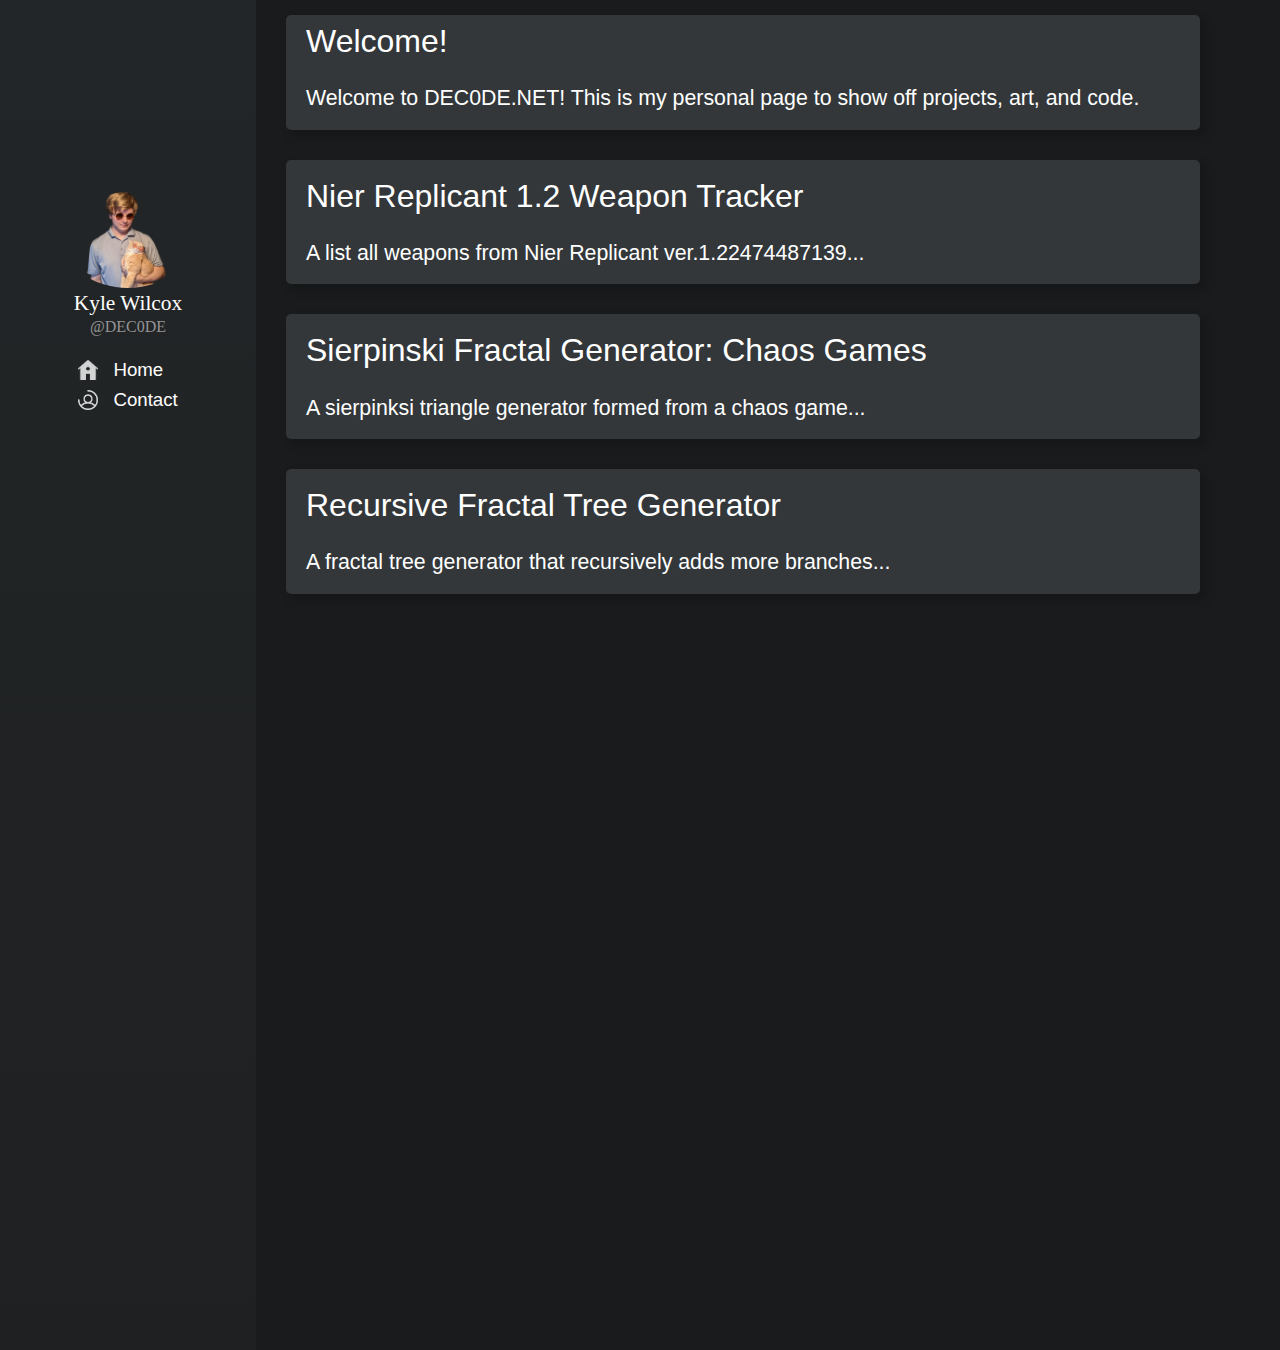
<file: index.html>
<!DOCTYPE html>

<html>
    <head>
        <title>Dec0de.net</title>
        <link rel="stylesheet" href="style.css">
    </head>
    <body>
        <div class="site_content">
            <div class="sidebar">
                <img id="profile_pic" src="img/profile_pic.png">
                <p id="sidebar_info" content="width=device-width, user-scalable=no">
                    Kyle Wilcox
                </p>
                <p id="sidebar_contact_info">@DEC0DE</p>
                <div class="site_buttons">
                    <img src="img/home-icon.png" class="home_button" width="20px" height="20px">
                    <a href="index.html">Home</a><br>
                    <img src="img/contact-img.png" class="home_button" width="20px" height="20px">
                    <a href="contact.html">Contact</a>
                </div>
            </div>
            <div class="content">
                <div class="site_article">
                    <h1 style="font-size: 32px">Welcome!</h1>
                    <br>
                    <p>
                        Welcome to DEC0DE.NET! This is my personal
                        page to show off projects, art, and code.
                    </p>
                </div>
                <a href="nier-weapon-tracker.html">
                <div class="site_article">
                    <h1 style="font-size: 32px; padding-top: 10px">
                        Nier Replicant 1.2 Weapon Tracker
                    </h1>
                    <br>
                    <p>A list all weapons from Nier Replicant ver.1.22474487139...</p>
                </div>
                </a>
                <a href="fractal_gen.html">
                    <div class="site_article">
                        <h1 style="font-size: 32px; padding-top: 10px">
                            Sierpinski Fractal Generator: Chaos Games
                        </h1>
                        <br>
                        <p>A sierpinksi triangle generator formed from a chaos game...</p>
                    </div>
                </a>
                <a href="tree_gen.html">
                    <div class="site_article">
                        <h1 style="font-size: 32px; padding-top: 10px">
                            Recursive Fractal Tree Generator
                        </h1>
                        <br>
                        <p>A fractal tree generator that recursively adds more branches...</p>
                    </div>
                </a>
            </div>
        </div>
    </body>
</html>
</file>
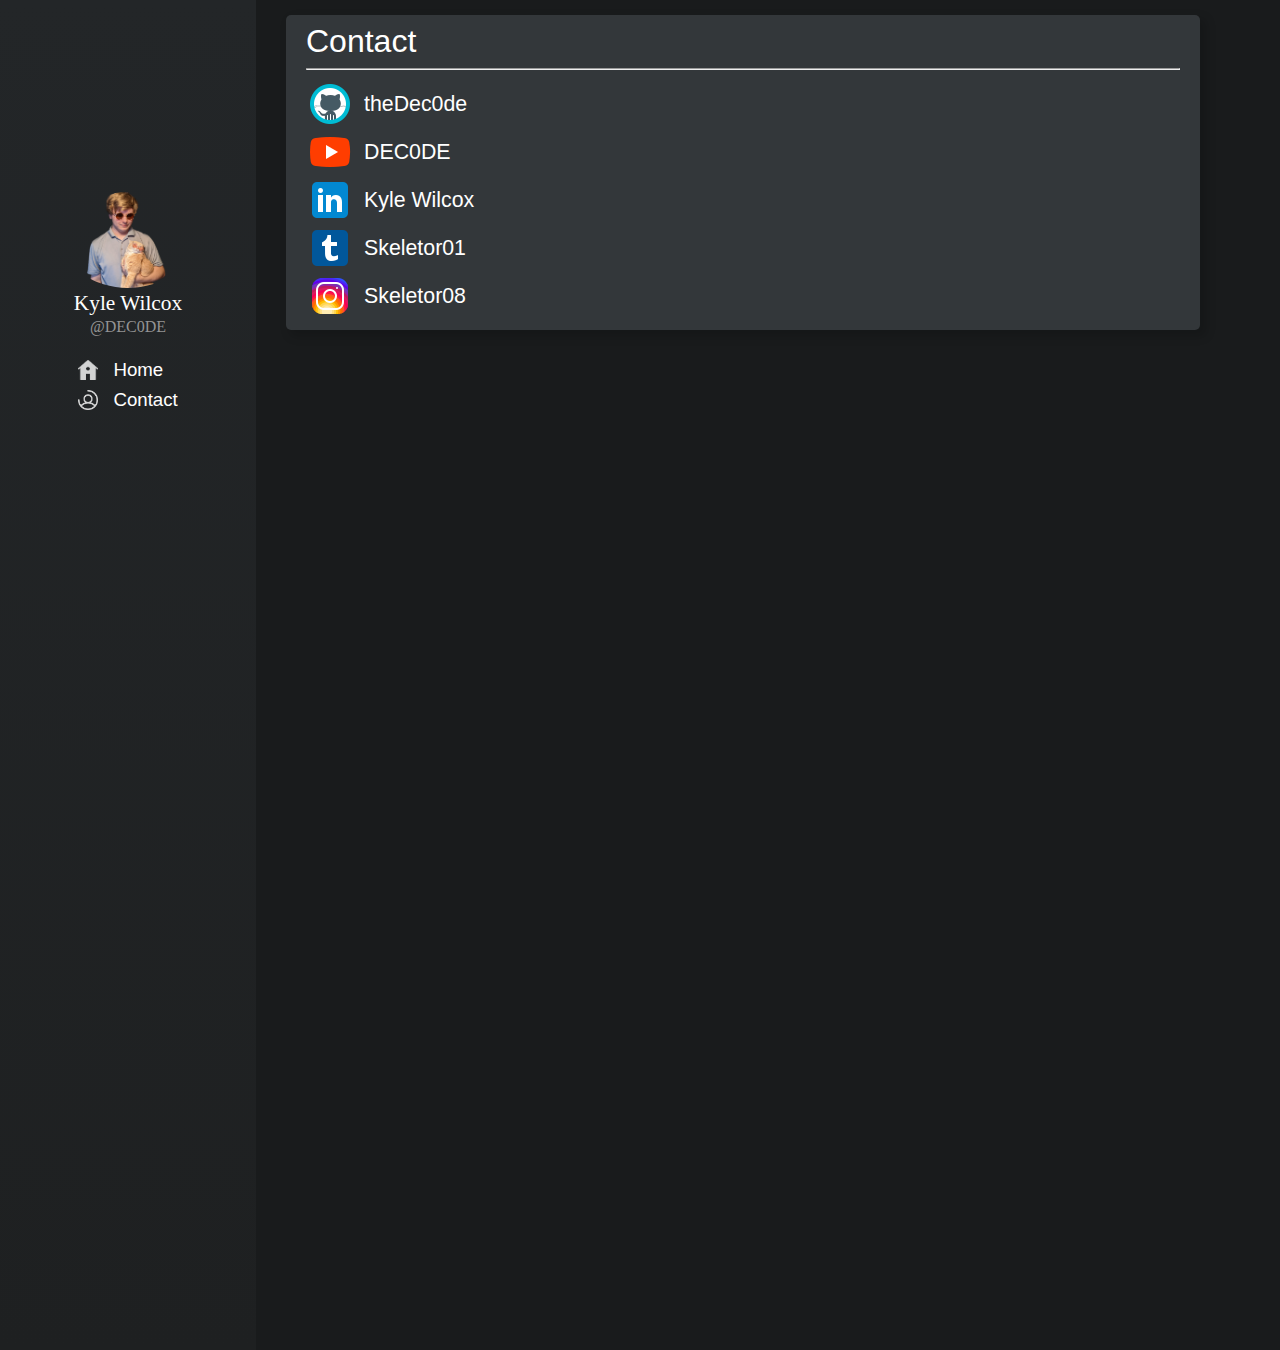
<file: contact.html>
<!DOCTYPE html>

<html>
<head>
    <title>Dec0de.net</title>
    <link rel="stylesheet" href="style.css">
    <style>
        .social-link {
            display: flex;
            align-items: center;
            text-decoration: none;
            color: #000;
        }
        p {
            color: white;
        }
        .social-text {
            margin-left: 10px;
        }
    </style>
</head>
<body>
<div class="site_content">
    <div class="sidebar">
        <img id="profile_pic" src="img/profile_pic.png">
        <p id="sidebar_info" content="width=device-width, user-scalable=no">
            Kyle Wilcox
        </p>
        <p id="sidebar_contact_info">@DEC0DE</p>
        <div class="site_buttons">
            <img src="img/home-icon.png" class="home_button" width="20px" height="20px">
            <a href="index.html">Home</a><br>
            <img src="img/contact-img.png" class="home_button" width="20px" height="20px">
            <a href="contact.html">Contact</a>
        </div>
    </div>
    <div class="content">
        <div class="site_article">
            <h1 style="font-size: 32px">Contact</h1><hr>
            <!--<a class="social-link">
                <img src="img/twitter.png" width="48px" height="48px">
                <p class="social-text">@dec0de</p>
            </a>!-->
            <a class="social-link" href="https://github.com/theDec0de">
                <img src="img/github.png" width="48px" height="48px">
                <p class="social-text">theDec0de</p>
            </a>
            <a class="social-link" href="https://www.youtube.com/channel/UCh6Pe7hk8HGCFkv2LnZl0Fw">
                <img src="img/youtube.png" width="48px" height="48px">
                <p class="social-text">DEC0DE</p>
            </a>
            <a class="social-link" href="https://www.linkedin.com/in/kylejwilcox/">
                <img src="img/linkedin.png" width="48px" height="48px">
                <p class="social-text">Kyle Wilcox</p>
            </a>
            <!--https://www.tumblr.com/blog/skeletor01-->
            <a class="social-link" href="https://www.tumblr.com/blog/skeletor01">
                <img src="img/tumblr.png" width="48px" height="48px">
                <p class="social-text">Skeletor01</p>
            </a>
            <a class="social-link" href="https://www.instagram.com/skeletor08/">
                <img src="img/instagram.png" width="48px" height="48px">
                <p class="social-text">Skeletor08</p>
            </a>
        </div>
    </div>
</div>
</body>
</html>
</file>
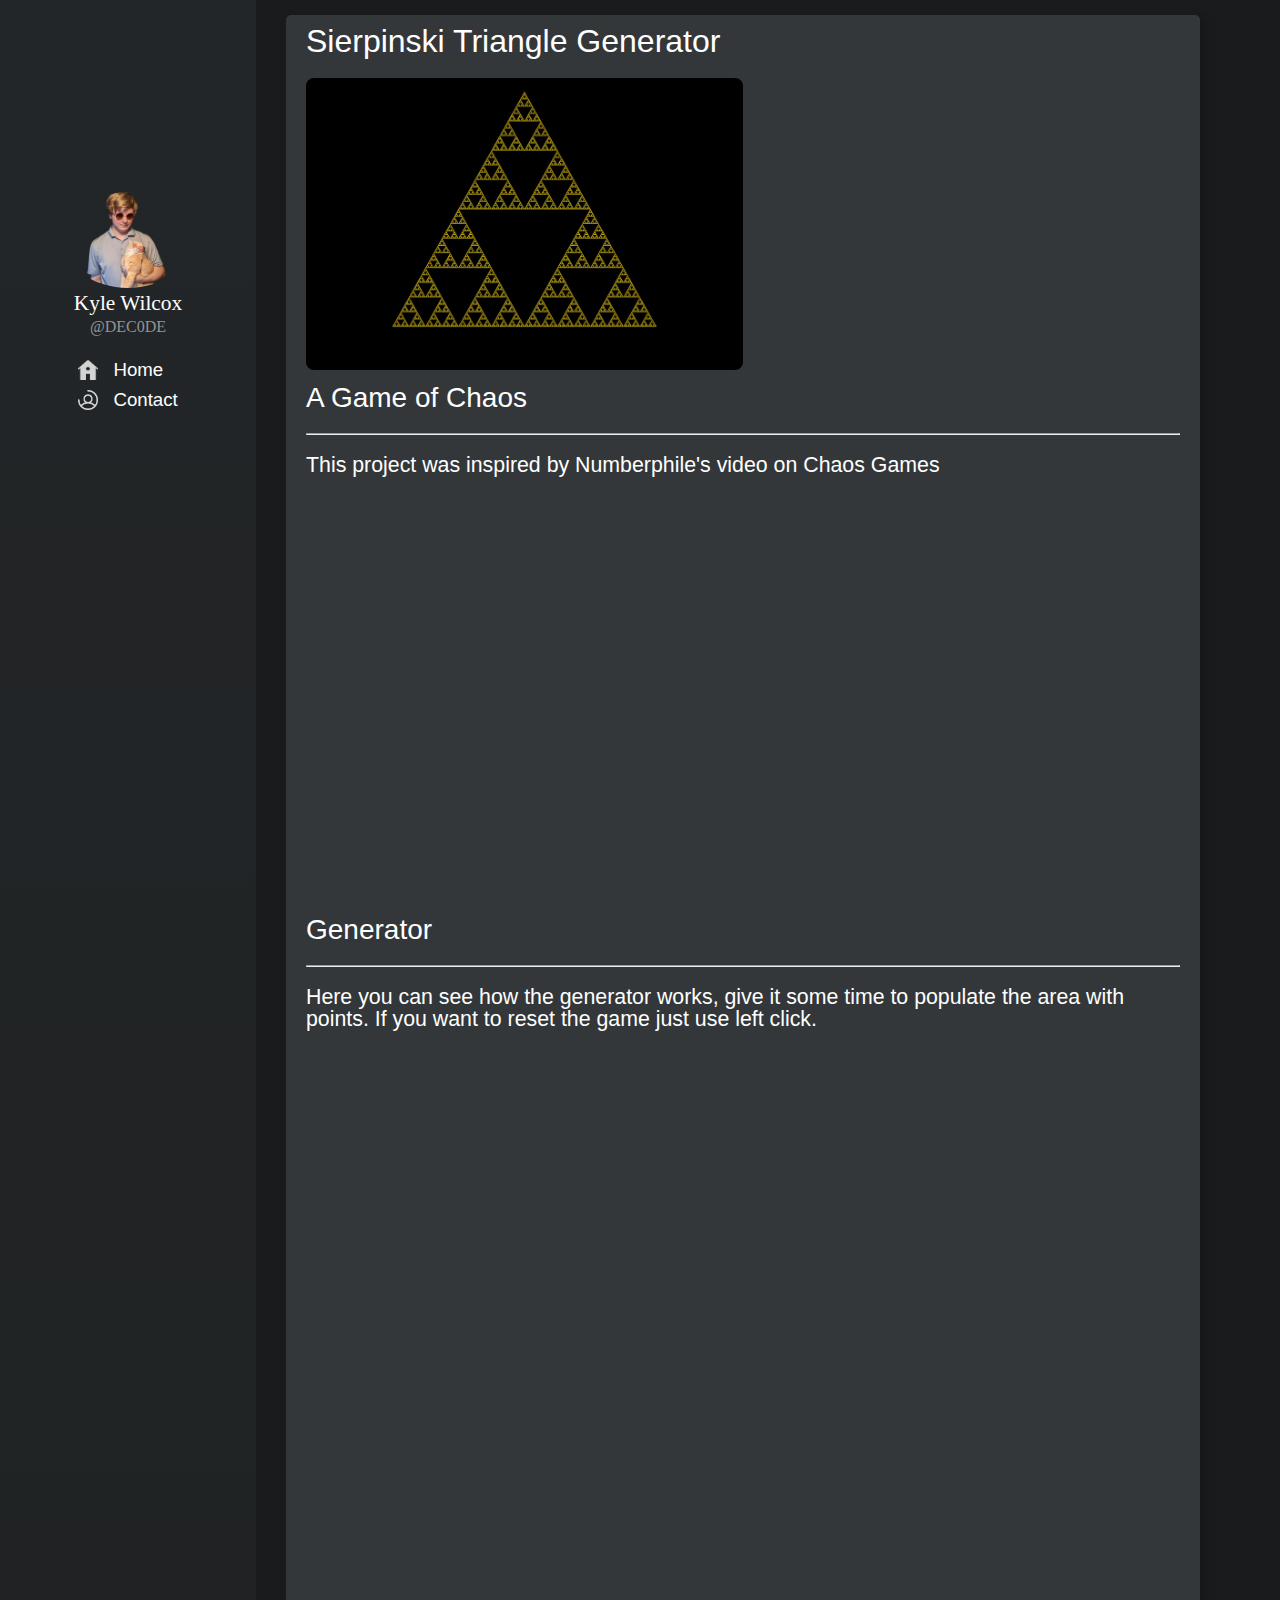
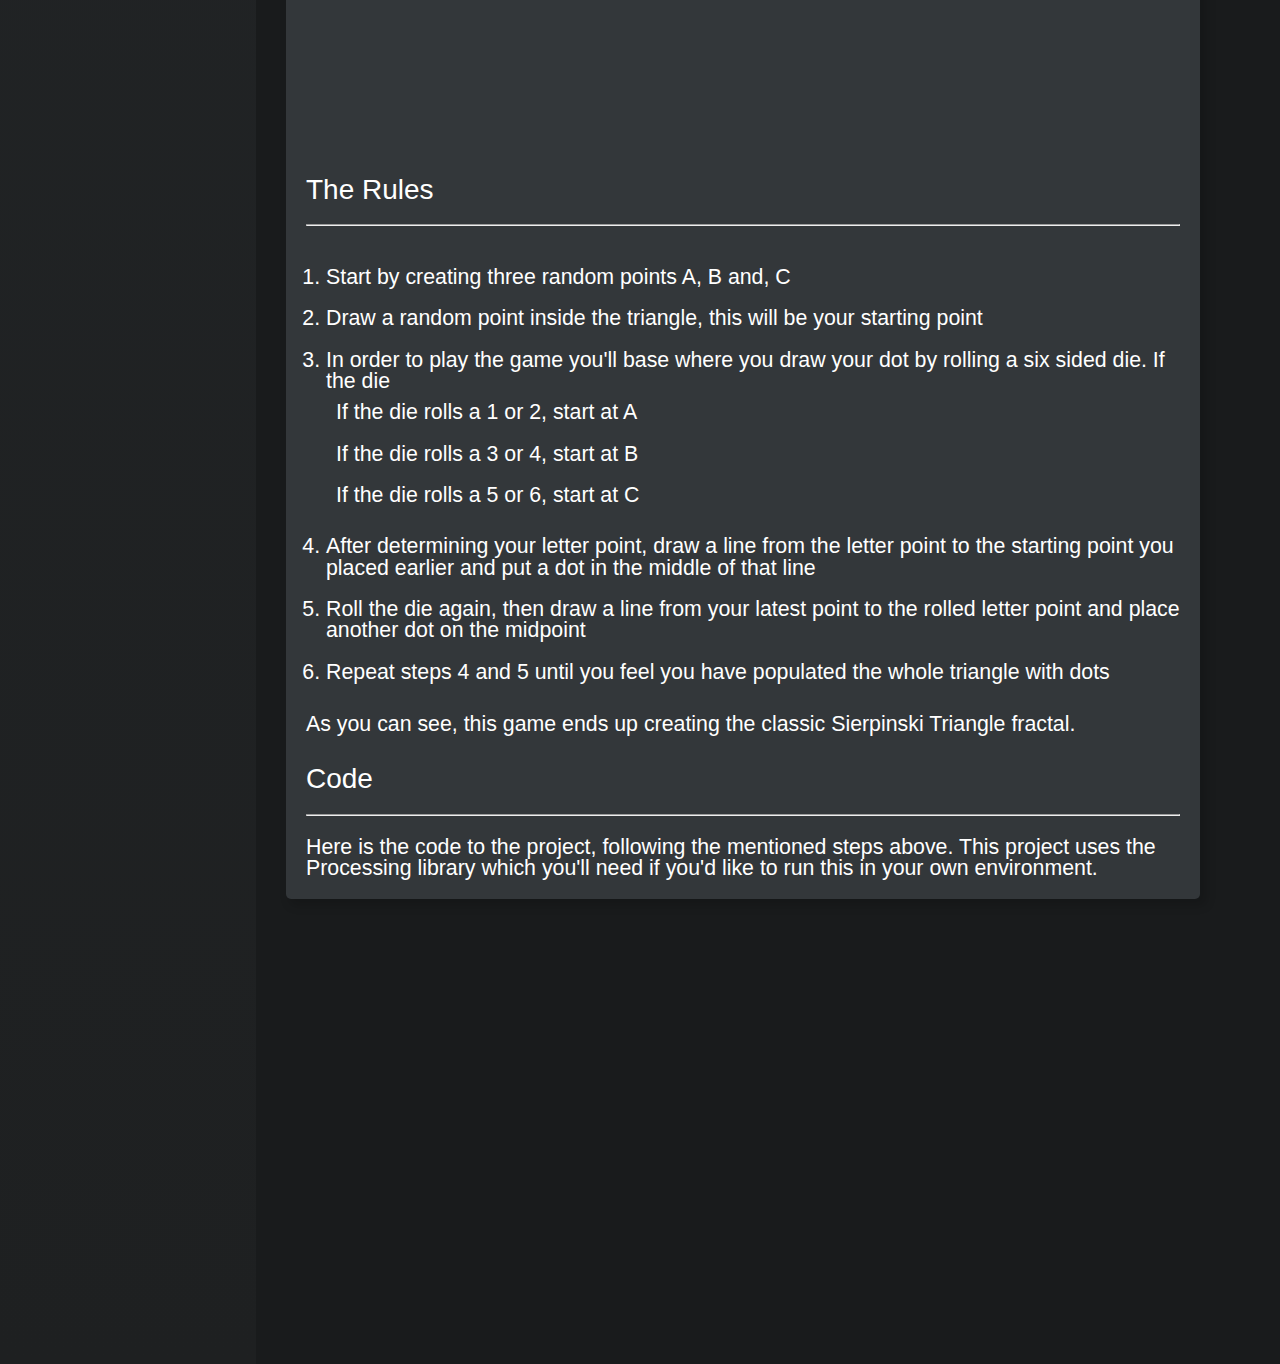
<file: fractal_gen.html>
<!DOCTYPE html>

<html>
    <head>
        <title>Dec0de.net</title>
        <link rel="stylesheet" href="style.css">
    </head>
    <body>
        <div class="site_content">
            <div class="sidebar">
                <img id="profile_pic" src="img/profile_pic.png">
                <p id="sidebar_info" content="width=device-width, user-scalable=no">
                    Kyle Wilcox
                </p>
                <p id="sidebar_contact_info">@DEC0DE</p>
                <div class="site_buttons">
                    <img src="img/home-icon.png" class="home_button" width="20px" height="20px">
                    <a href="index.html">Home</a><br>
                    <img src="img/contact-img.png" class="home_button" width="20px" height="20px">
                    <a href="contact.html">Contact</a>
                </div>
            </div>
            <div class="content">
                <div class="site_article">
                    <h1 style="font-size: 32px">Sierpinski Triangle Generator</h1>
                    <br>
                    <img src="img/sier_tri_pic.jpg" style="border-radius: 8px; width: 50%; overflow: hidden">
                    <header><h2 style="font-size: 28px">A Game of Chaos</h2></header><hr>

                    <p>This project was inspired by Numberphile's video on Chaos Games</p>
                    <iframe width="660" height="415" src="https://www.youtube.com/embed/kbKtFN71Lfs" title="YouTube video player" frameborder="0" allow="accelerometer; autoplay; clipboard-write; encrypted-media; gyroscope; picture-in-picture; web-share" allowfullscreen></iframe>

                    <header><h2 style="font-size: 28px">Generator</h2></header><hr>
                    <p>Here you can see how the generator works, give it some time to populate
                    the area with points. If you want to reset the game just use left click.</p>
                    <br><iframe src="https://openprocessing.org/sketch/1215542/embed/" width="80%" height="700"></iframe>

                    <header><h2 style="font-size: 28px">The Rules</h2></header><hr>
                    <p>
                        <ol>
                            <li>Start by creating three random points A, B and, C</li>
                            <li>Draw a random point inside the triangle, this will be your starting point</li>
                            <li>In order to play the game you'll base where you draw your dot by rolling a
                            six sided die. If the die
                                <ul>
                                    <li>If the die rolls a 1 or 2, start at A</li>
                                    <li>If the die rolls a 3 or 4, start at B</li>
                                    <li>If the die rolls a 5 or 6, start at C</li>
                                </ul>
                            </li>
                            <li>After determining your letter point, draw a line from the letter point to the starting point you placed earlier and put a dot in the middle of that line</li>
                            <li>Roll the die again, then draw a line from your latest point to the rolled letter point and place another dot on the midpoint</li>
                            <li>Repeat steps 4 and 5 until you feel you have populated the whole triangle with dots</li>
                        </ol>
                    <br>
                    As you can see, this game ends up creating the classic Sierpinski Triangle fractal.
                    </p>

                    <header><h2 style="font-size: 28px">Code</h2></header><hr>
                    <p>Here is the code to the project, following the mentioned steps above. This project uses the Processing library
                    which you'll need if you'd like to run this in your own environment.</p>
                    <script src="https://gist.github.com/theDec0de/243edae9e2d68af3f3147160d88ebbaf.js"></script>
                </div>
            </div>
        </div>
    </body>
</html>
</file>
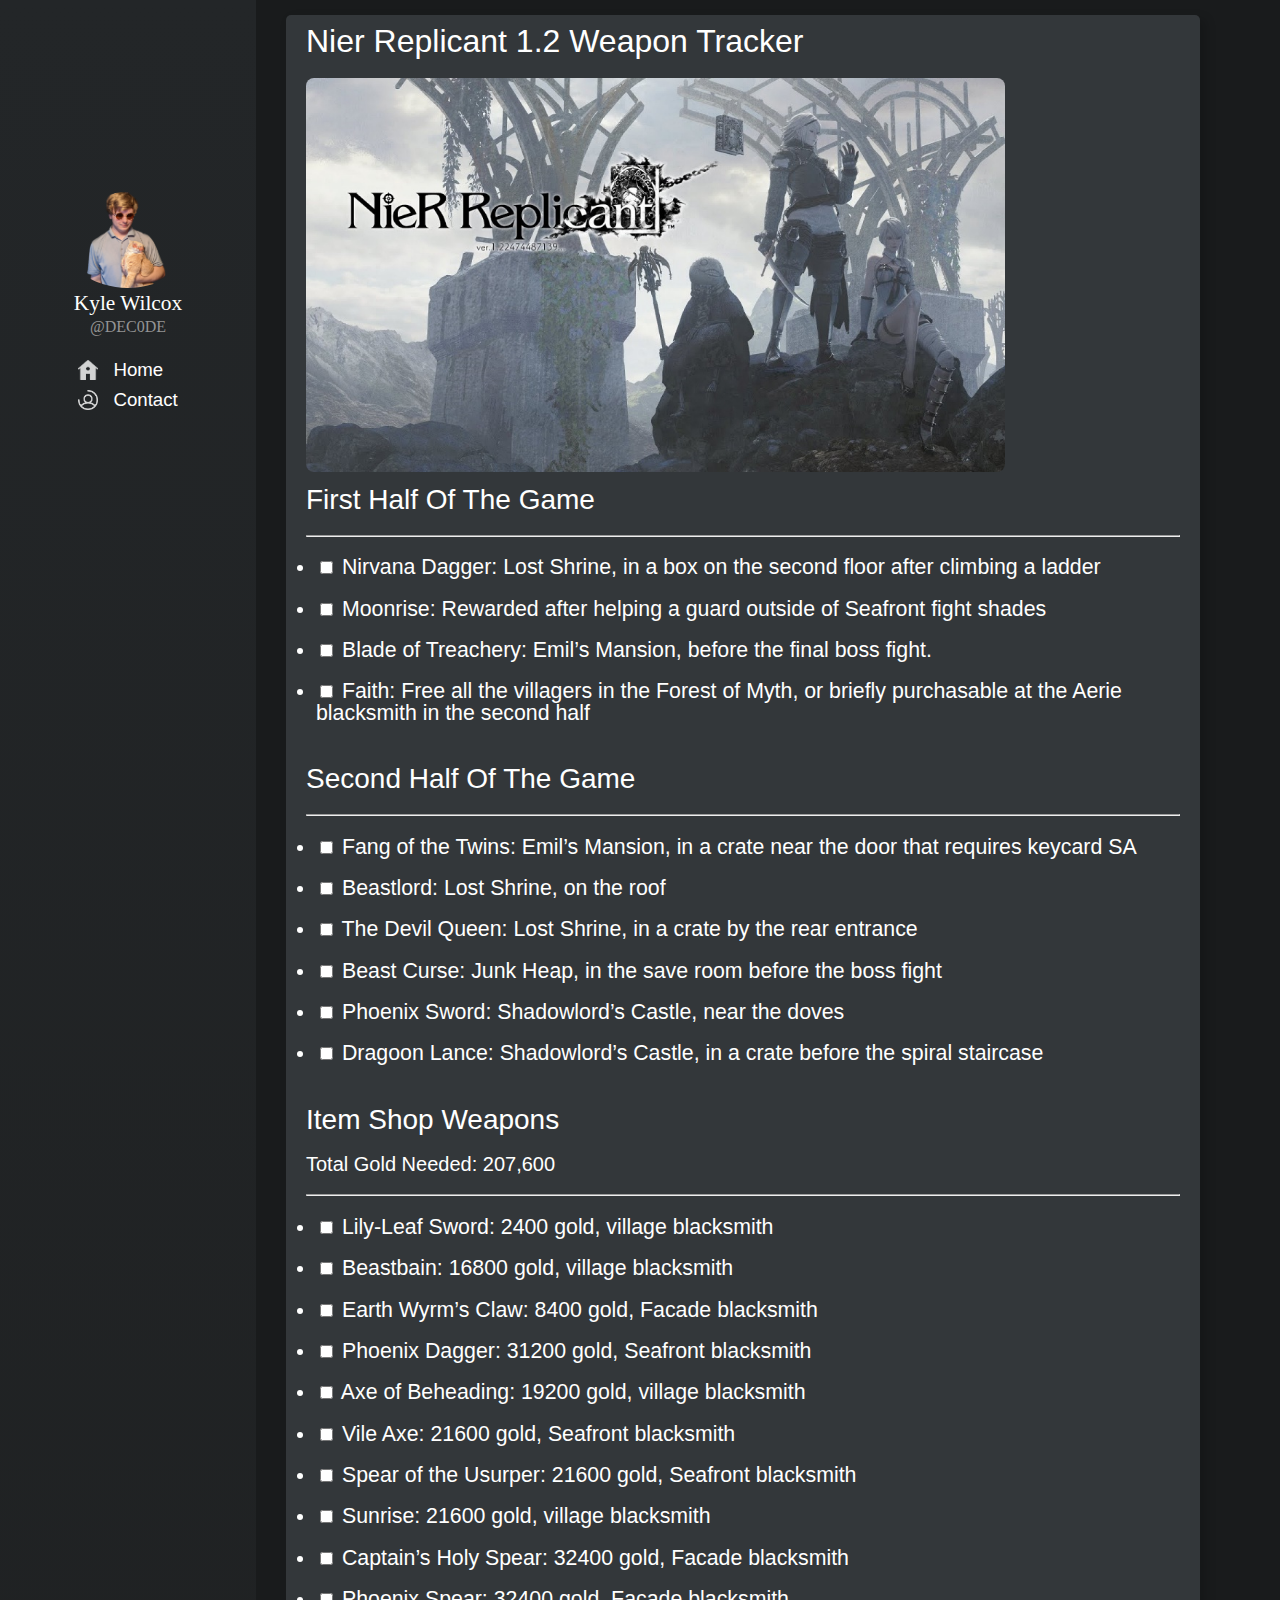
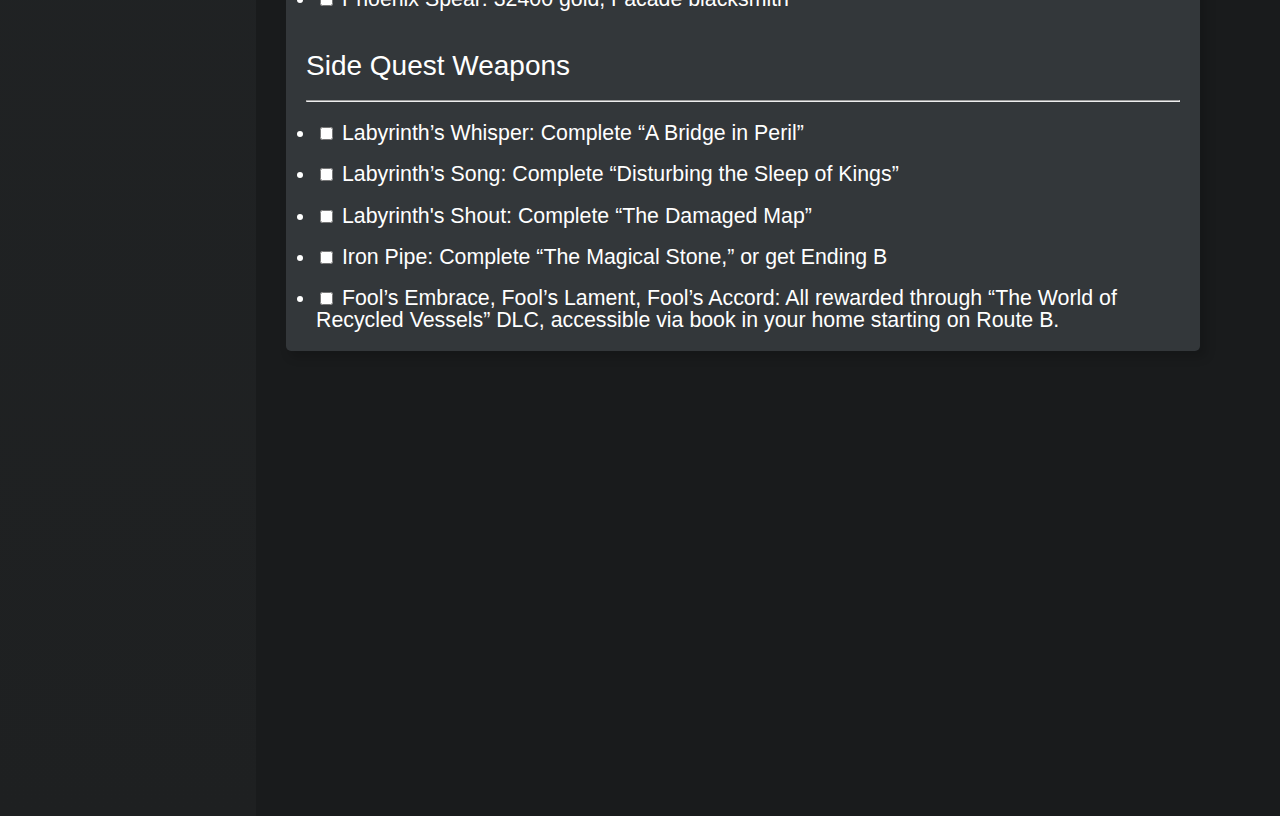
<file: nier-weapon-tracker.html>
<!DOCTYPE html>

<html>
    <head>
        <title>Dec0de.net</title>
        <link rel="stylesheet" href="style.css">
    </head>
    <body>
        <div class="site_content">
            <div class="sidebar">
                <img id="profile_pic" src="img/profile_pic.png">
                <p id="sidebar_info" content="width=device-width, user-scalable=no">
                    Kyle Wilcox
                </p>
                <p id="sidebar_contact_info">@DEC0DE</p>
                <div class="site_buttons">
                    <img src="img/home-icon.png" class="home_button" width="20px" height="20px">
                    <a href="index.html">Home</a><br>
                    <img src="img/contact-img.png" class="home_button" width="20px" height="20px">
                    <a href="contact.html">Contact</a>
                </div>
            </div>
            <div class="content">
                <div class="site_article">
                    <h1 style="font-size: 32px">Nier Replicant 1.2 Weapon Tracker</h1>
                    <br>
                    <img src="img/nier.jpg" style="border-radius: 8px; width: 80%; overflow: hidden">
                    <header><h2 style="font-size: 28px">First Half Of The Game</h2></header><hr>
                    <li>
                        <input class="checks" type="checkbox" name="checkbox">
                        <label for="checkbox">Nirvana Dagger: Lost Shrine, in a box on the second floor after climbing a ladder</label>
                    </li>

                    <li>
                        <input class="checks" type="checkbox" name="checkbox">
                        <label for="checkbox">Moonrise: Rewarded after helping a guard outside of Seafront fight shades </label>
                    </li>

                    <li>
                        <input class="checks" type="checkbox" name="checkbox">
                        <label for="checkbox">Blade of Treachery: Emil’s Mansion, before the final boss fight. </label>
                    </li>

                    <li>
                        <input class="checks" type="checkbox" name="checkbox">
                        <label for="checkbox">Faith: Free all the villagers in the Forest of Myth, or briefly purchasable at the Aerie blacksmith in the second half </label>
                    </li>

                    <br><header><h2 style="font-size: 28px">Second Half Of The Game</h2></header><hr>

                    <li>
                        <input class="checks" type="checkbox" name="checkbox">
                        <label for="checkbox">Fang of the Twins: Emil’s Mansion, in a crate near the door that requires keycard SA </label>
                    </li>

                    <li>
                        <input class="checks" type="checkbox" name="checkbox">
                        <label for="checkbox2">Beastlord: Lost Shrine, on the roof </label>
                    </li>

                    <li>
                        <input class="checks" type="checkbox" name="checkbox">
                        <label for="checkbox3">The Devil Queen: Lost Shrine, in a crate by the rear entrance </label>
                    </li>

                    <li>
                        <input class="checks" type="checkbox" name="checkbox">
                        <label for="checkbox4">Beast Curse: Junk Heap, in the save room before the boss fight </label>
                    </li>

                    <li>
                        <input class="checks" type="checkbox" name="checkbox">
                        <label for="checkbox5">Phoenix Sword: Shadowlord’s Castle, near the doves </label>
                    </li>

                    <li>
                        <input class="checks" type="checkbox" name="checkbox">
                        <label for="checkbox6">Dragoon Lance: Shadowlord’s Castle, in a crate before the spiral staircase </label>
                    </li>

                    <br><header><h2 style="font-size: 28px">Item Shop Weapons</h2></header>
                    <header><h2 style="font-size: 20px">Total Gold Needed: 207,600</h2></header><hr>

                    <li>
                        <input class="checks" type="checkbox" name="checkbox">
                        <label for="checkbox7">Lily-Leaf Sword: 2400 gold, village blacksmith </label>
                    </li>

                    <li>
                        <input class="checks" type="checkbox" name="checkbox">
                        <label for="checkbox8">Beastbain: 16800 gold, village blacksmith </label>
                    </li>

                    <li>
                        <input class="checks" type="checkbox" name="checkbox">
                        <label for="checkbox9">Earth Wyrm’s Claw: 8400 gold, Facade blacksmith </label>
                    </li>

                    <li>
                        <input class="checks" type="checkbox" name="checkbox">
                        <label for="checkbox10">Phoenix Dagger: 31200 gold, Seafront blacksmith </label>
                    </li>

                    <li>
                        <input class="checks" type="checkbox" name="checkbox">
                        <label for="checkbox11">Axe of Beheading: 19200 gold, village blacksmith </label>
                    </li>

                    <li>
                        <input class="checks" type="checkbox" name="checkbox">
                        <label for="checkbox12">Vile Axe: 21600 gold, Seafront blacksmith </label>
                    </li>

                    <li>
                        <input class="checks" type="checkbox" name="checkbox">
                        <label for="checkbox13">Spear of the Usurper: 21600 gold, Seafront blacksmith </label>
                    </li>

                    <li>
                        <input class="checks" type="checkbox" name="checkbox">
                        <label for="checkbox14">Sunrise: 21600 gold, village blacksmith </label>
                    </li>

                    <li>
                        <input class="checks" type="checkbox" name="checkbox">
                        <label for="checkbox15">Captain’s Holy Spear: 32400 gold, Facade blacksmith </label>
                    </li>

                    <li>
                        <input class="checks" type="checkbox" name="checkbox">
                        <label for="checkbox16">Phoenix Spear: 32400 gold, Facade blacksmith </label>
                    </li>

                    <br><header><h2 style="font-size: 28px">Side Quest Weapons</h2></header>
                    <hr>

                    <li>
                        <input class="checks" type="checkbox" name="checkbox">
                        <label for="checkbox17">Labyrinth’s Whisper: Complete “A Bridge in Peril” </label>
                    </li>

                    <li>
                        <input class="checks" type="checkbox" name="checkbox">
                        <label for="checkbox18">Labyrinth’s Song: Complete “Disturbing the Sleep of Kings” </label>
                    </li>

                    <li>
                        <input class="checks" type="checkbox" name="checkbox">
                        <label for="checkbox19">Labyrinth's Shout: Complete “The Damaged Map” </label>
                    </li>

                    <li>
                        <input class="checks" type="checkbox" name="checkbox">
                        <label for="checkbox20">Iron Pipe: Complete “The Magical Stone,” or get Ending B </label>
                    </li>

                    <li>
                        <input class="checks" type="checkbox" name="checkbox">
                        <label for="checkbox21">Fool’s Embrace, Fool’s Lament, Fool’s Accord: All rewarded through “The World of Recycled Vessels” DLC, accessible via book in your home starting on Route B. </label>
                    </li>
                </div>
            </div>
        </div>
    </body>
</html>
</file>
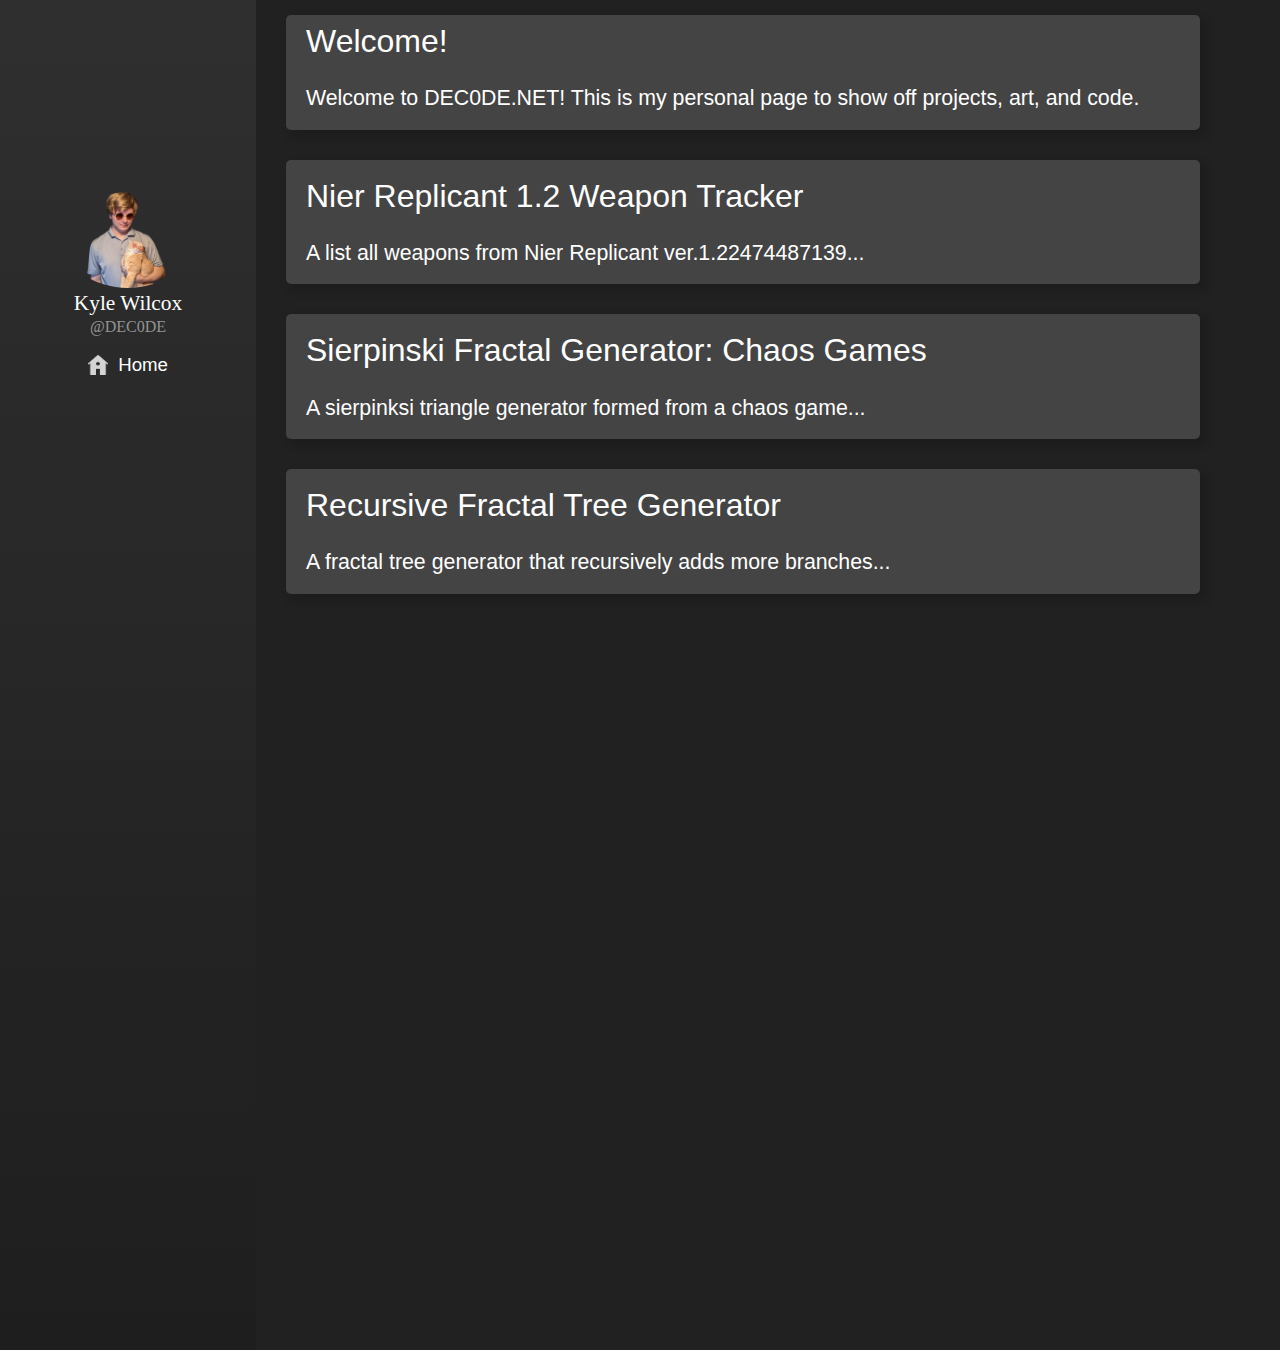
<file: testing.html>
<!DOCTYPE html>

<html>
<head name="viewport" content="width=device-width, initial-scale=1">
    <title>Dec0de.net</title>
    <link rel="stylesheet" href="testing.css">
</head>
<body>
<div class="site_content">
    <div class="sidebar">
        <img id="profile_pic" src="img/profile_pic.png">
        <p id="sidebar_info" content="width=device-width, user-scalable=no">
            Kyle Wilcox
        </p>
        <p id="sidebar_contact_info">@DEC0DE</p>
        <div class="site_buttons">
            <img src="img/home-icon.png" class="home_button" width="20px" height="20px">
            <a href="index.html">Home</a>
        </div>
    </div>
    <div class="content">
        <div class="site_article">
            <h1 style="font-size: 32px">Welcome!</h1>
            <br>
            <p>
                Welcome to DEC0DE.NET! This is my personal
                page to show off projects, art, and code.
            </p>
        </div>
        <a href="nier-weapon-tracker.html">
            <div class="site_article">
                <h1 style="font-size: 32px; padding-top: 10px">
                    Nier Replicant 1.2 Weapon Tracker
                </h1>
                <br>
                <p>A list all weapons from Nier Replicant ver.1.22474487139...</p>
            </div>
        </a>
        <a href="fractal_gen.html">
            <div class="site_article">
                <h1 style="font-size: 32px; padding-top: 10px">
                    Sierpinski Fractal Generator: Chaos Games
                </h1>
                <br>
                <p>A sierpinksi triangle generator formed from a chaos game...</p>
            </div>
        </a>
        <a href="tree_gen.html">
            <div class="site_article">
                <h1 style="font-size: 32px; padding-top: 10px">
                    Recursive Fractal Tree Generator
                </h1>
                <br>
                <p>A fractal tree generator that recursively adds more branches...</p>
            </div>
        </a>
    </div>
</div>
</body>
</html>
</file>
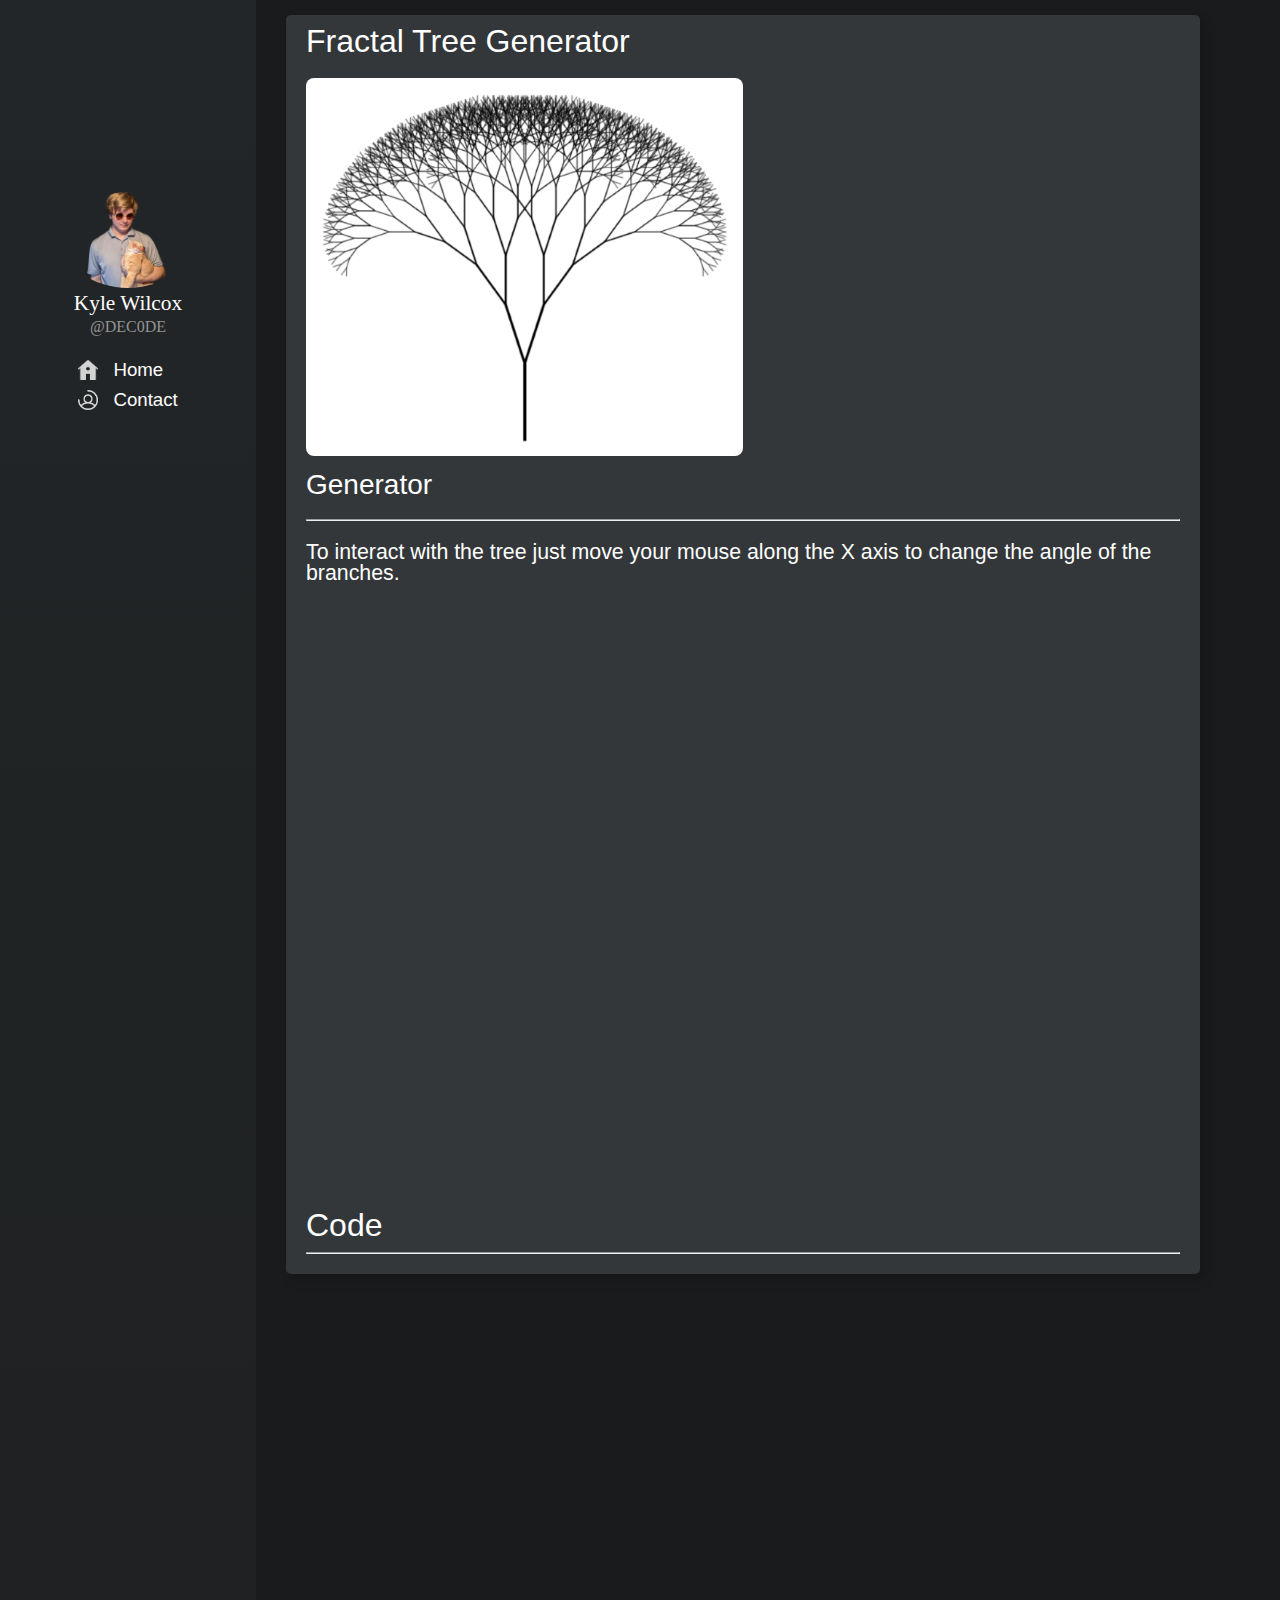
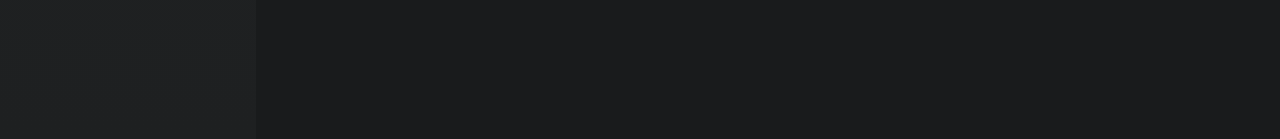
<file: tree_gen.html>
<!DOCTYPE html>

<html>
    <head>
        <title>Dec0de.net</title>
        <link rel="stylesheet" href="style.css">
    </head>
    <body>
        <div class="site_content">
            <div class="sidebar">
                <img id="profile_pic" src="img/profile_pic.png">
                <p id="sidebar_info" content="width=device-width, user-scalable=no">
                    Kyle Wilcox
                </p>
                <p id="sidebar_contact_info">@DEC0DE</p>
                <div class="site_buttons">
                    <img src="img/home-icon.png" class="home_button" width="20px" height="20px">
                    <a href="index.html">Home</a><br>
                    <img src="img/contact-img.png" class="home_button" width="20px" height="20px">
                    <a href="contact.html">Contact</a>
                </div>
            </div>
            <div class="content">
                <div class="site_article">
                    <h1 style="font-size: 32px">Fractal Tree Generator</h1>
                    <br>
                    <img src="img/tree.png" style="border-radius: 8px; width: 50%; overflow: hidden">
                    <header><h2 style="font-size: 28px">Generator</h2></header><hr>
                    <p>To interact with the tree just move your mouse along the X axis to change the angle of
                    the branches.</p>
                    <iframe style="padding-bottom: 10px;" src="https://openprocessing.org/sketch/1216037/embed/" width="1000" height="600"></iframe>

                    <h1 style="font-size: 32px">Code</h1>
                    <hr>
                    <script src="https://gist.github.com/theDec0de/6674773a95fc8c153f105c653a719d64.js"></script>
                </div>
            </div>
        </div>
    </body>
</html>
</file>
<file: style.css>
html, body, div, span, applet, object, iframe,
h1, h2, h3, h4, h5, h6, p, blockquote, pre,
a, abbr, acronym, address, big, cite, code,
del, dfn, em, img, ins, kbd, q, s, samp,
small, strike, strong, sub, sup, tt, var,
b, u, i, center,
dl, dt, dd, ol, ul, li,
fieldset, form, label, legend,
table, caption, tbody, tfoot, thead, tr, th, td,
article, aside, canvas, details, embed,
figure, figcaption, footer, header, hgroup,
menu, nav, output, ruby, section, summary,
time, mark, audio, video {
    margin: 0;
    padding: 0;
    border: 0;
    font-size: 100%;
    font: inherit;
    vertical-align: baseline;
}
/* HTML5 display-role reset for older browsers */
article, aside, details, figcaption, figure,
footer, header, hgroup, menu, nav, section {
    display: block;
}
body {
    line-height: 1;
}
ol, ul {
    list-style: none;
}
blockquote, q {
    quotes: none;
}
blockquote:before, blockquote:after,
q:before, q:after {
    content: '';
    content: none;
}
table {
    border-collapse: collapse;
    border-spacing: 0;
}



/*
    Actual CSS starts here
*/

html,
body {
    height: 100%;
    margin: 0;
    padding: 0;
}

.site_content {
    display: flex;
    min-height: 100vh;
}

body {
    color: white;
    background-color: white;
}
.site_content {
    display: flex;
    justify-content: space-between;
}
.sidebar {
    width: 20%;
    display: flex;
    align-items: center;
    flex-direction: column;
    background-color: #232628;
    background: linear-gradient(#232628, #1E2021);
    padding-top: 15%;
    overflow: hidden;
    margin-bottom: -450px;
    padding-bottom: 450px;
}
#profile_pic {
    width: 50%;
    border-radius: 100%;
}
#sidebar_info {
    padding: 5px;
    font-family: "Arial Rounded MT Bold";
    font-size: 16pt;
}
#sidebar_contact_info {
    font-family: "Arial Rounded MT Bold";
    font-size: 12pt;
    text-align: left;
    color: #949494;
}
.site_buttons {
    padding-top: 20px;
    font-family: "Arial";
    font-size: 14pt;
}
.content {
    width: 80%;
    text-overflow: fade;
    overflow: hidden;
    font-family: "Arial";
    font-size: 16pt;
    background-color: #191B1C;
    display: flex;
    flex-direction: column;
    margin-bottom: -450px;
    padding-bottom: 450px;
}
.content div {
    padding-left: 20px;
    padding-right: 20px;
    padding-bottom: 10px;
    padding-top: 10px;
}
.site_article {
    margin: 15px;
    margin-left: 30px;
    margin-right: 80px;
    padding: 10px;
    border-radius: 5px;
    background-color: #33373A;
    box-shadow: 5px 5px 10px 2px rgba(0,0,0,.15);
}
a {
    text-decoration: none;
    color: white;
}
a:hover {
    color: deepskyblue;
}
a:visited {
    color: deepskyblue;
}
.site_article_image {
    display: flex;
    width: 25%;
    border-radius: 5px
}
.site_article p {
    padding-top: 10px;
    padding-bottom: 10px;
}
li {
    margin-left: 10px;
    padding-top: 10px;
    padding-bottom: 10px;
}
h2 {
    padding-top: 10px;
    padding-bottom: 10px;
}
.home_button {
    vertical-align: middle;
    opacity: 80%;
    padding-right: 5px;
}
.site_buttons a {
    padding: 5px;
    vertical-align: middle;
}
.site_buttons img {
    padding: 5px;
}

ol {
    padding-left: 10px;
    list-style-type: decimal;
}
</file>
<file: testing.css>
html, body, div, span, applet, object, iframe,
h1, h2, h3, h4, h5, h6, p, blockquote, pre,
a, abbr, acronym, address, big, cite, code,
del, dfn, em, img, ins, kbd, q, s, samp,
small, strike, strong, sub, sup, tt, var,
b, u, i, center,
dl, dt, dd, ol, ul, li,
fieldset, form, label, legend,
table, caption, tbody, tfoot, thead, tr, th, td,
article, aside, canvas, details, embed,
figure, figcaption, footer, header, hgroup,
menu, nav, output, ruby, section, summary,
time, mark, audio, video {
    margin: 0;
    padding: 0;
    border: 0;
    font-size: 100%;
    font: inherit;
    vertical-align: baseline;
}
/* HTML5 display-role reset for older browsers */
article, aside, details, figcaption, figure,
footer, header, hgroup, menu, nav, section {
    display: block;
}
body {
    line-height: 1;
}
ol, ul {
    list-style: none;
}
blockquote, q {
    quotes: none;
}
blockquote:before, blockquote:after,
q:before, q:after {
    content: '';
    content: none;
}
table {
    border-collapse: collapse;
    border-spacing: 0;
}



/*
    Actual CSS starts here
*/

html,
body {
    height: 100%;
    margin: 0;
    padding: 0;
}

.site_content {
    display: flex;
    min-height: 100vh;
}

body {
    color: white;
    background-color: white;
}
.site_content {
    display: flex;
    justify-content: space-between;
}
.sidebar {
    width: 20%;
    display: flex;
    align-items: center;
    flex-direction: column;
    background-color: #232323;
    background: linear-gradient(#2f2f2f, #1e1e1e);
    padding-top: 15%;
    overflow: hidden;
    margin-bottom: -450px;
    padding-bottom: 450px;
}
#profile_pic {
    width: 50%;
    border-radius: 100%;
}
#sidebar_info {
    padding: 5px;
    font-family: "Arial Rounded MT Bold";
    font-size: 16pt;
}
#sidebar_contact_info {
    font-family: "Arial Rounded MT Bold";
    font-size: 12pt;
    text-align: left;
    color: #949494;
}
.site_buttons {
    padding-top: 20px;
    font-family: "Arial";
    font-size: 14pt;
}
.content {
    width: 80%;
    text-overflow: fade;
    overflow: hidden;
    font-family: "Arial";
    font-size: 16pt;
    background-color: #212121;
    display: flex;
    flex-direction: column;
    margin-bottom: -450px;
    padding-bottom: 450px;
}
.content div {
    padding-left: 20px;
    padding-right: 20px;
    padding-bottom: 10px;
    padding-top: 10px;
}
.site_article {
    margin: 15px;
    margin-left: 30px;
    margin-right: 80px;
    padding: 10px;
    border-radius: 5px;
    background-color: #444444;
    box-shadow: 5px 5px 10px 2px rgba(0,0,0,.15);
}
a {
    text-decoration: none;
    color: white;
}
a:hover {
    color: deepskyblue;
}
a:visited {
    color: deepskyblue;
}
.site_article_image {
    display: flex;
    width: 25%;
    border-radius: 5px
}
.site_article p {
    padding-top: 10px;
    padding-bottom: 10px;
}
li {
    margin-left: 10px;
    padding-top: 10px;
    padding-bottom: 10px;
}
h2 {
    padding-top: 10px;
    padding-bottom: 10px;
}
.home_button {
    vertical-align: middle;
    opacity: 80%;
    padding-right: 5px;
}
.site_buttons a {
    vertical-align: middle;
}
ol {
    padding-left: 10px;
    list-style-type: decimal;
}
</file>
